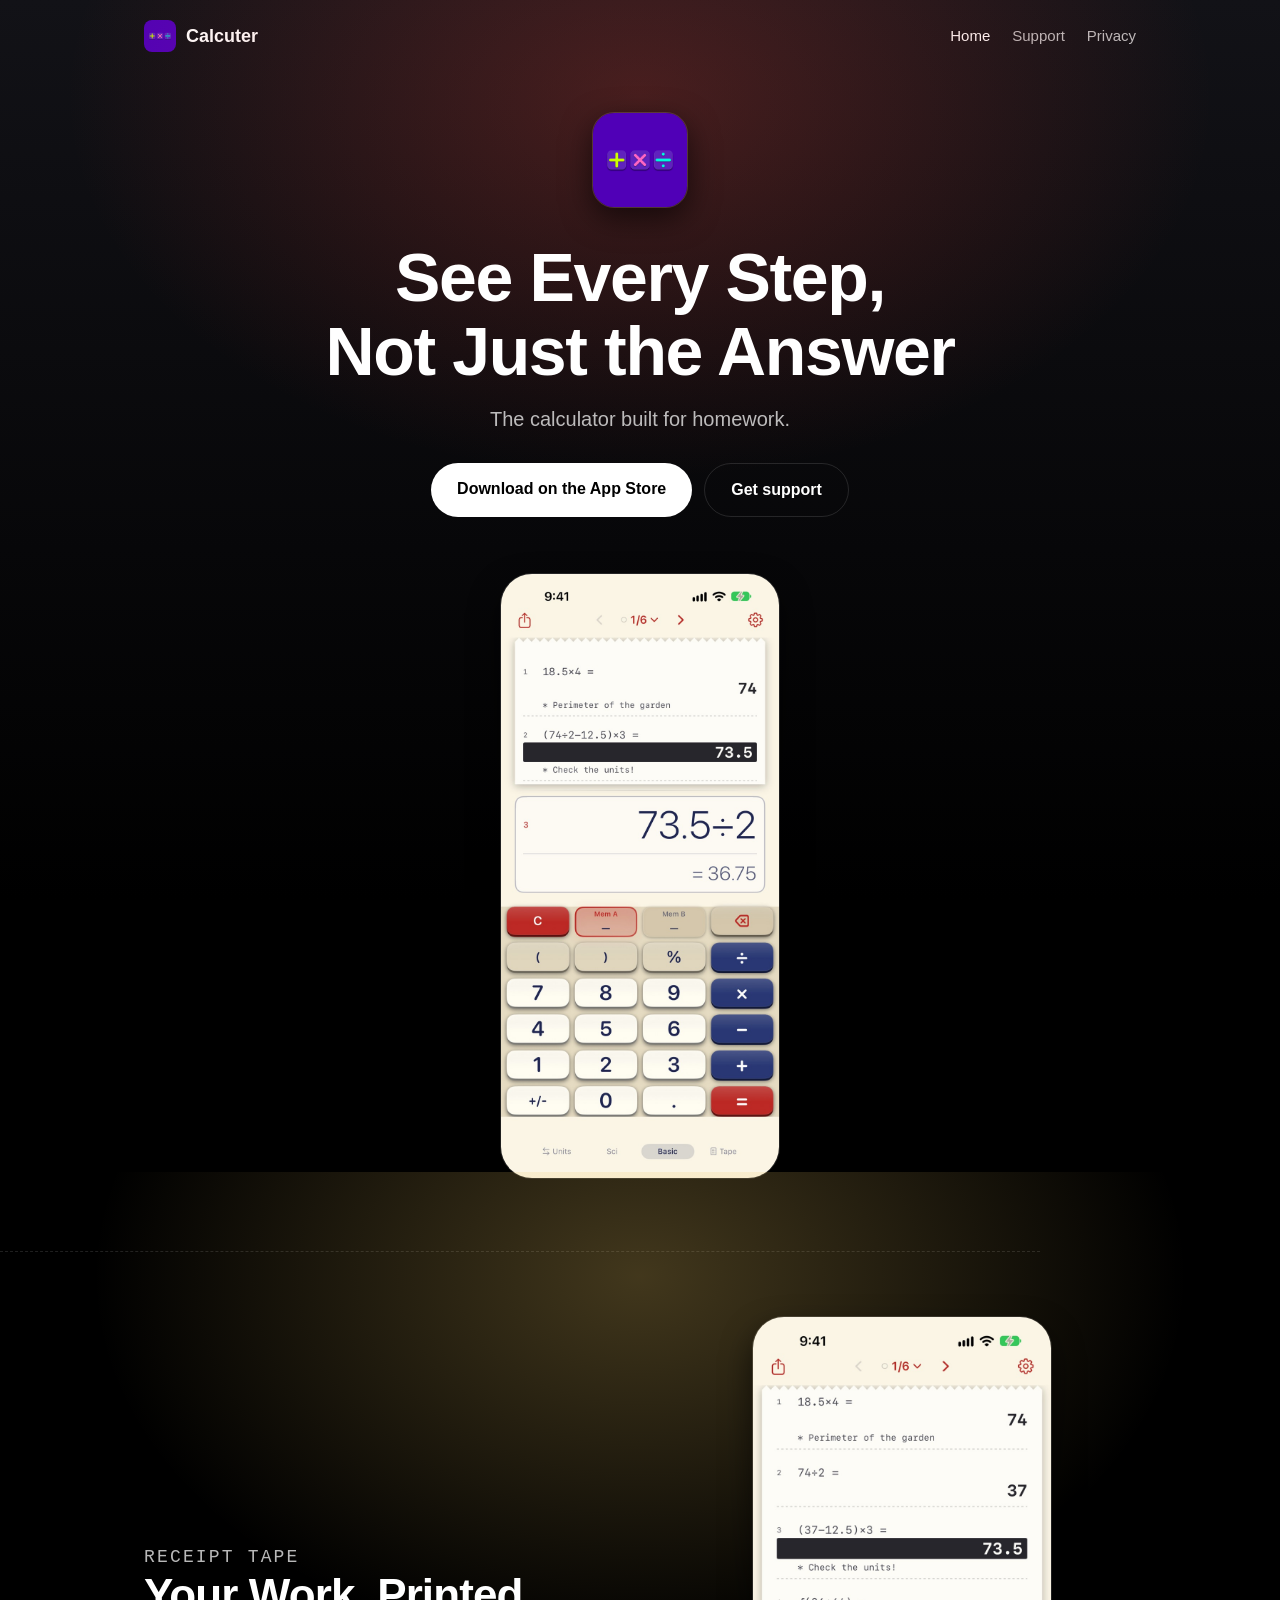
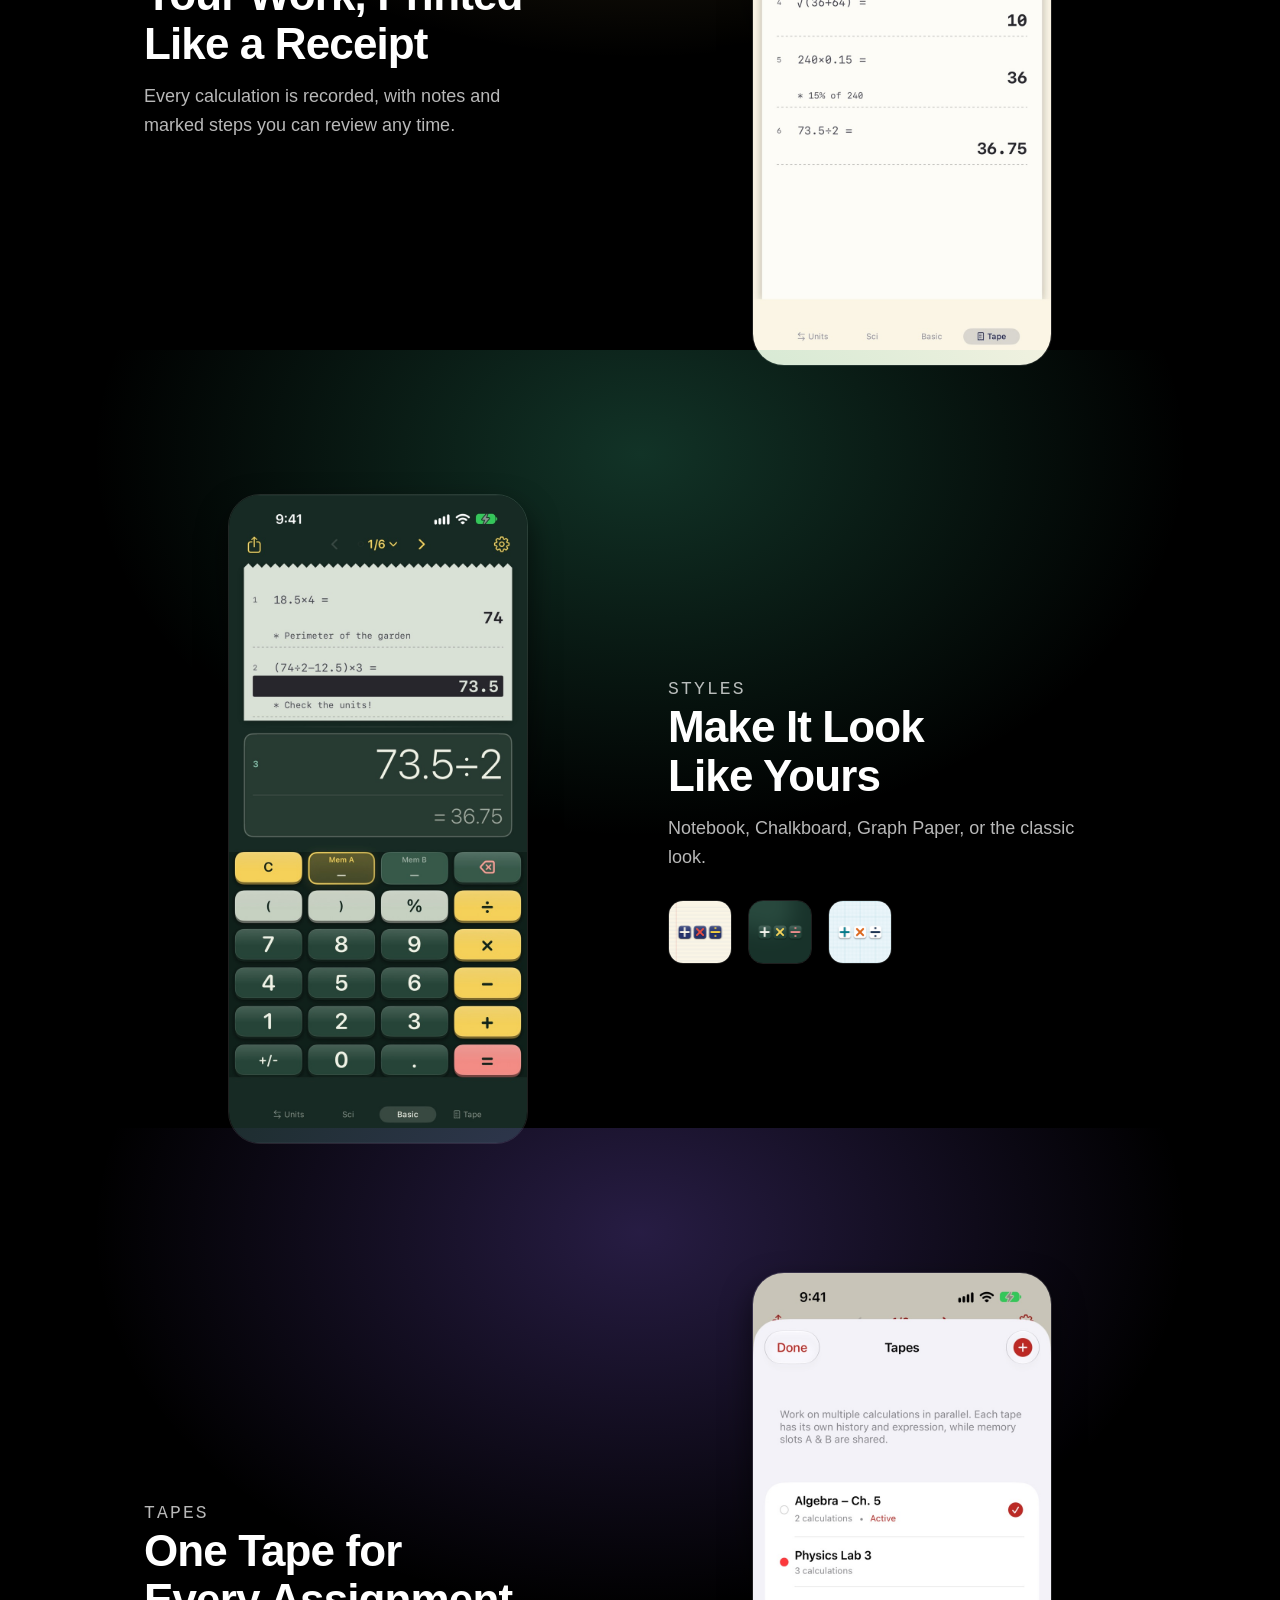
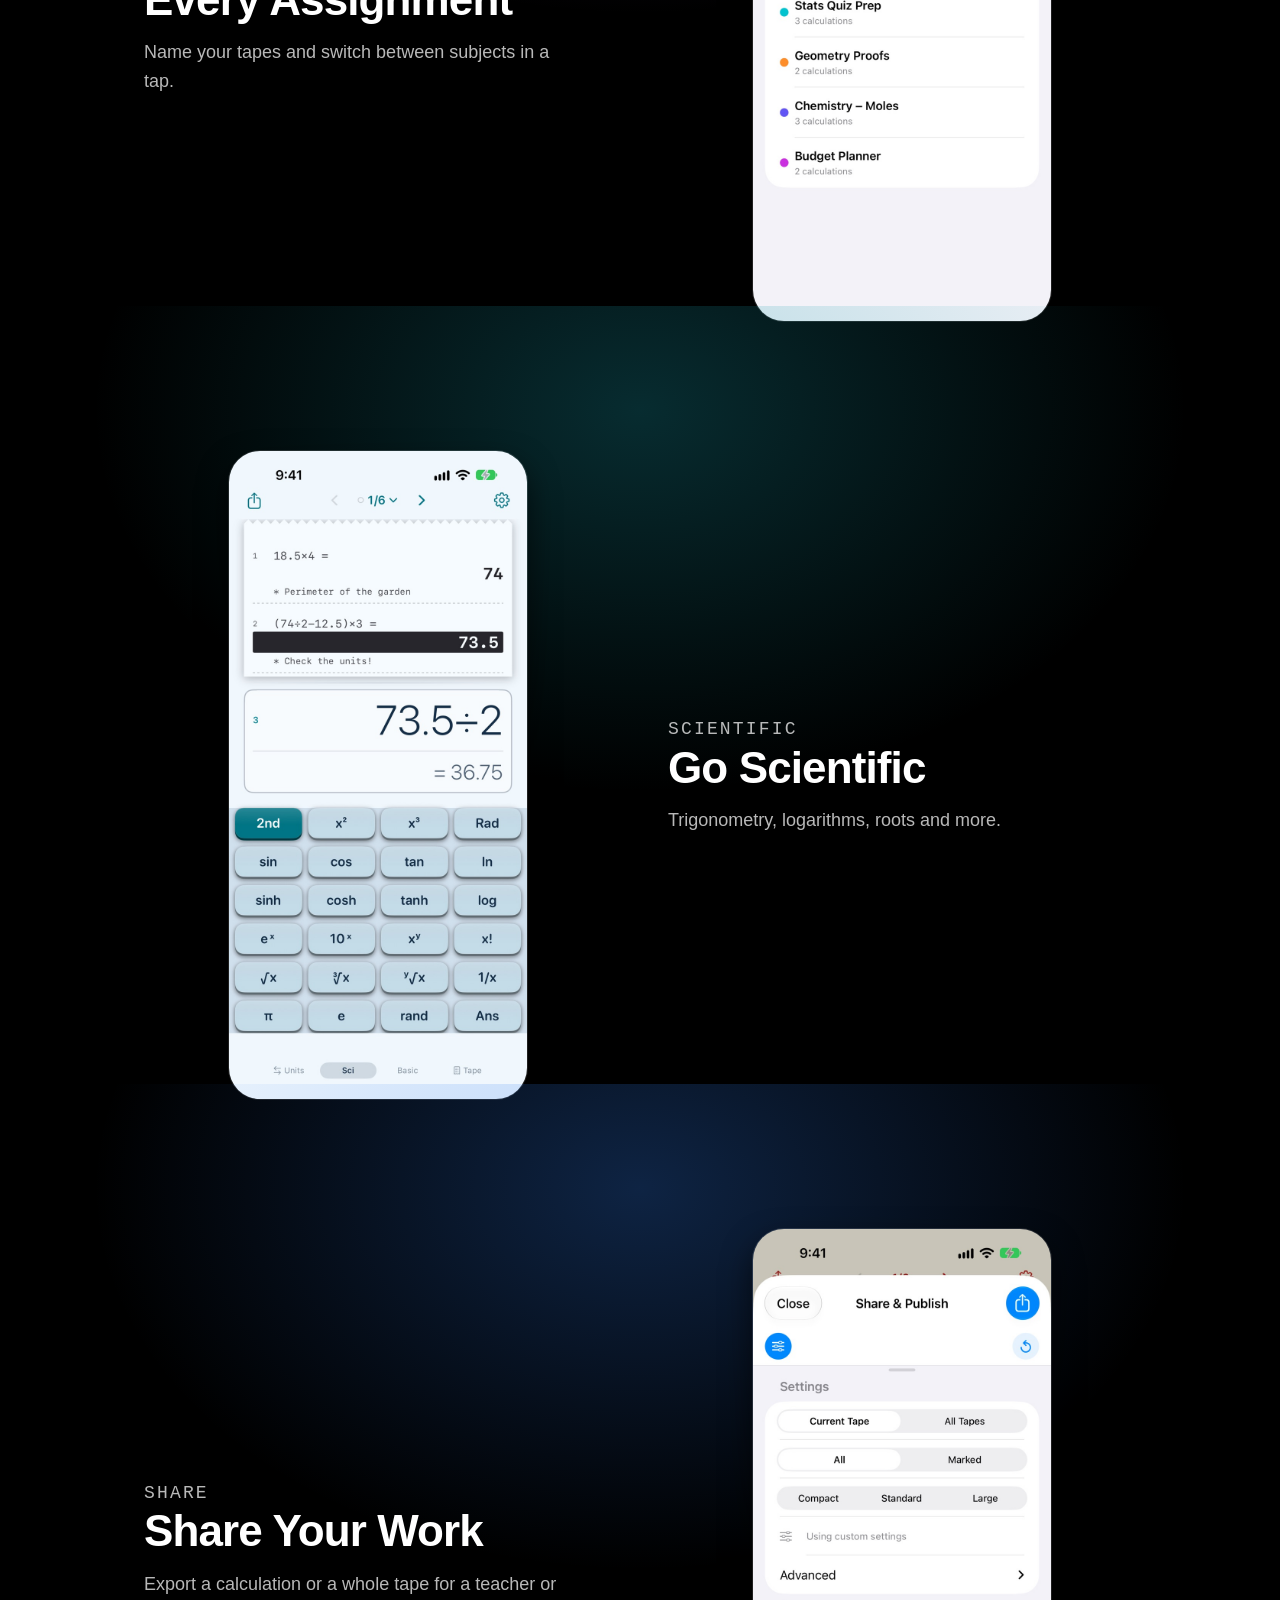
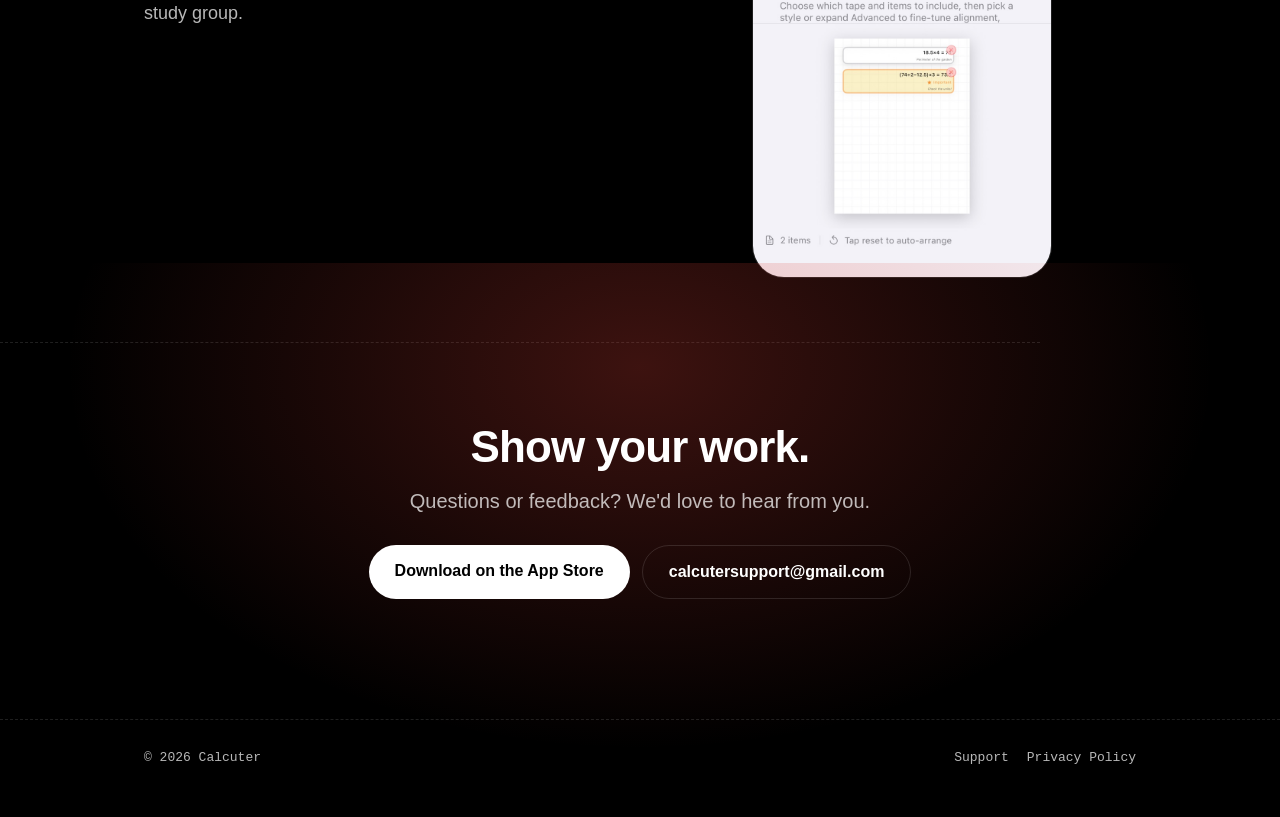
<file: index.html>
<!DOCTYPE html>
<html lang="en">
<head>
<meta charset="UTF-8">
<meta name="viewport" content="width=device-width, initial-scale=1.0">
<title>Calcuter — The calculator built for homework</title>
<meta name="description" content="See every step, not just the answer. Calcuter keeps your calculations on a tape you can review, mark, and share.">
<meta name="theme-color" content="#000000">
<meta property="og:title" content="Calcuter — The calculator built for homework">
<meta property="og:description" content="See every step, not just the answer.">
<meta property="og:type" content="website">
<meta property="og:image" content="https://zeifk.github.io/calcuter-site/assets/img/og-image.png">
<link rel="icon" type="image/png" href="assets/img/favicon.png">
<link rel="apple-touch-icon" href="assets/img/apple-touch-icon.png">
<link rel="stylesheet" href="assets/style.css">
</head>
<body>
  <header class="wrap">
    <nav class="nav" aria-label="Main">
      <a class="brand" href="index.html"><img src="assets/img/favicon.png" alt="" width="32" height="32">Calcuter</a>
      <ul>
        <li><a href="index.html" aria-current="page">Home</a></li>
        <li><a href="support.html">Support</a></li>
        <li><a href="privacy.html">Privacy</a></li>
      </ul>
    </nav>
  </header>

  <main>
    <section class="glow g-red hero wrap">
      <img class="app-icon" src="assets/img/icon.png" alt="Calcuter app icon" width="96" height="96">
      <h1 class="headline">See Every Step,<br>Not Just the Answer</h1>
      <p class="sub">The calculator built for homework.</p>
      <div class="cta">
        <a class="button" href="https://apps.apple.com/app/id6823138131">Download on the App Store</a>
        <a class="button secondary" href="support.html">Get support</a>
      </div>
      <img class="device" src="assets/img/01_hero.jpg" alt="Calcuter showing a multi-step calculation on its keypad" width="780" height="1696">
    </section>

    <hr class="rule wrap">

    <div class="wrap">
      <section class="glow g-amber feature">
        <div class="copy">
          <p class="kicker">Receipt tape</p>
          <h2 class="headline">Your Work, Printed<br>Like a Receipt</h2>
          <p>Every calculation is recorded, with notes and marked steps you can review any time.</p>
        </div>
        <img class="device" src="assets/img/02_tape.jpg" alt="A receipt-style tape of calculations with notes and marked steps" width="780" height="1696" loading="lazy">
      </section>

      <section class="glow g-green feature">
        <div class="copy">
          <p class="kicker">Styles</p>
          <h2 class="headline">Make It Look<br>Like Yours</h2>
          <p>Notebook, Chalkboard, Graph Paper, or the classic look.</p>
          <div class="styles-strip">
            <img src="assets/img/icon-notebook.png" alt="Notebook app icon" width="64" height="64" loading="lazy">
            <img src="assets/img/icon-chalkboard.png" alt="Chalkboard app icon" width="64" height="64" loading="lazy">
            <img src="assets/img/icon-graphpaper.png" alt="Graph Paper app icon" width="64" height="64" loading="lazy">
          </div>
        </div>
        <img class="device" src="assets/img/03_styles.jpg" alt="Calcuter in its Notebook style" width="780" height="1696" loading="lazy">
      </section>

      <section class="glow g-purple feature">
        <div class="copy">
          <p class="kicker">Tapes</p>
          <h2 class="headline">One Tape for<br>Every Assignment</h2>
          <p>Name your tapes and switch between subjects in a tap.</p>
        </div>
        <img class="device" src="assets/img/04_tapes.jpg" alt="A list of named tapes, one per assignment" width="780" height="1696" loading="lazy">
      </section>

      <section class="glow g-teal feature">
        <div class="copy">
          <p class="kicker">Scientific</p>
          <h2 class="headline">Go Scientific</h2>
          <p>Trigonometry, logarithms, roots and more.</p>
        </div>
        <img class="device" src="assets/img/05_scientific.jpg" alt="The scientific keypad with trigonometry and logarithm keys" width="780" height="1696" loading="lazy">
      </section>

      <section class="glow g-blue feature">
        <div class="copy">
          <p class="kicker">Share</p>
          <h2 class="headline">Share Your Work</h2>
          <p>Export a calculation or a whole tape for a teacher or study group.</p>
        </div>
        <img class="device" src="assets/img/06_share.jpg" alt="The share page laying out calculations for export" width="780" height="1696" loading="lazy">
      </section>
    </div>

    <hr class="rule wrap">

    <section class="glow g-red closing wrap">
      <h2 class="headline">Show your work.</h2>
      <p class="sub">Questions or feedback? We'd love to hear from you.</p>
      <div class="cta">
        <a class="button" href="https://apps.apple.com/app/id6823138131">Download on the App Store</a>
        <a class="button secondary" href="mailto:calcutersupport@gmail.com">calcutersupport@gmail.com</a>
      </div>
    </section>
  </main>

  <footer>
    <div class="wrap">
      <span>&copy; 2026 Calcuter</span>
      <span><a href="support.html">Support</a><a href="privacy.html">Privacy Policy</a></span>
    </div>
  </footer>
</body>
</html>
</file>
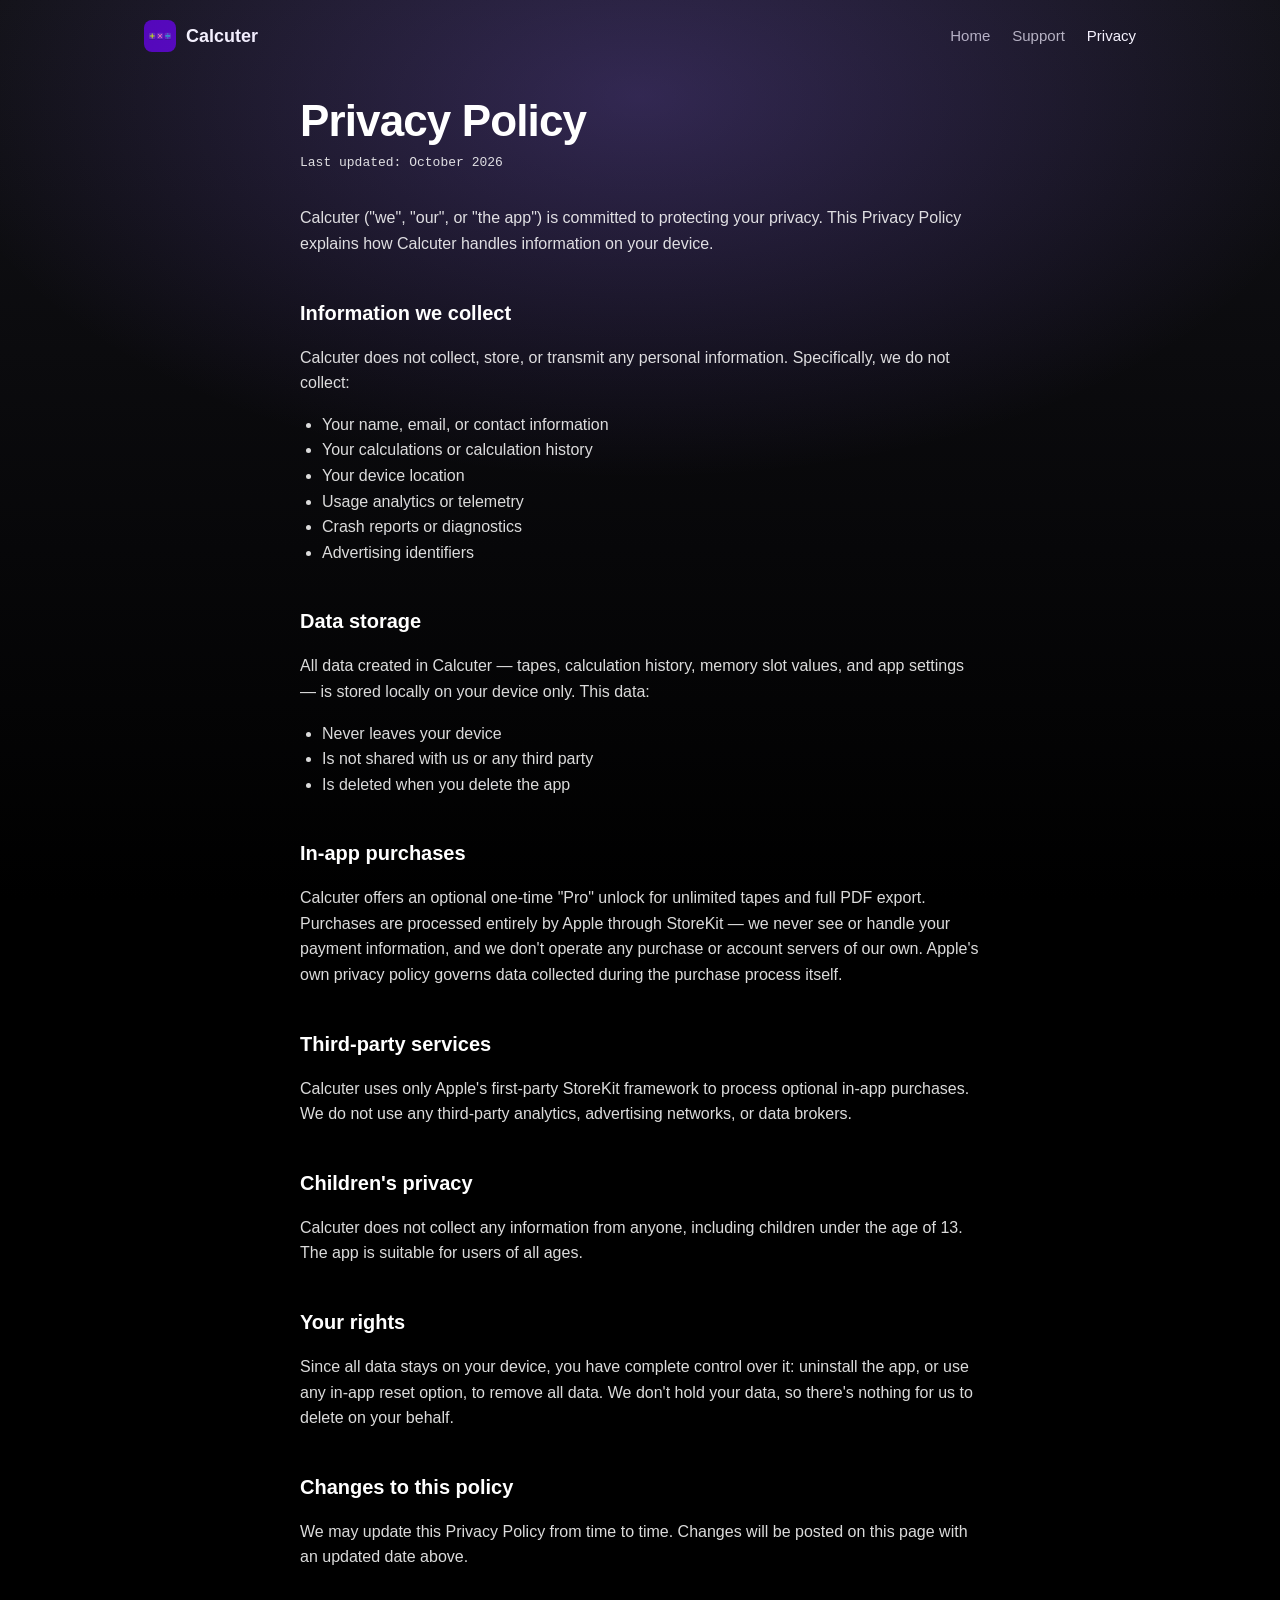
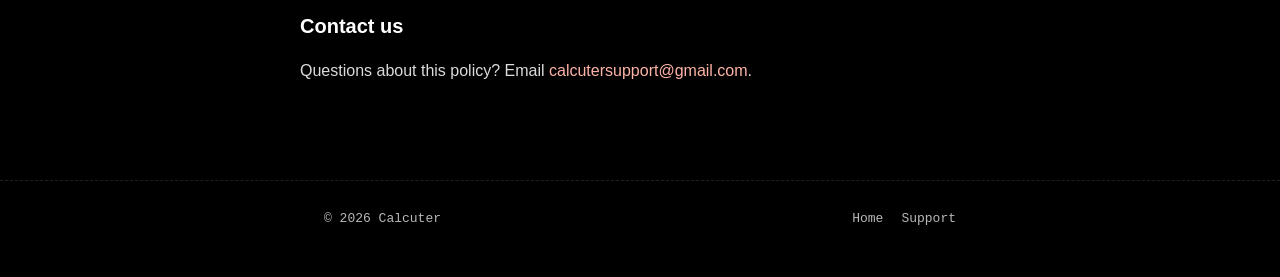
<file: privacy.html>
<!DOCTYPE html>
<html lang="en">
<head>
<meta charset="UTF-8">
<meta name="viewport" content="width=device-width, initial-scale=1.0">
<title>Calcuter Privacy Policy</title>
<meta name="theme-color" content="#000000">
<link rel="icon" type="image/png" href="assets/img/favicon.png">
<link rel="apple-touch-icon" href="assets/img/apple-touch-icon.png">
<link rel="stylesheet" href="assets/style.css">
</head>
<body>
  <header class="wrap">
    <nav class="nav" aria-label="Main">
      <a class="brand" href="index.html"><img src="assets/img/favicon.png" alt="" width="32" height="32">Calcuter</a>
      <ul>
        <li><a href="index.html">Home</a></li>
        <li><a href="support.html">Support</a></li>
        <li><a href="privacy.html" aria-current="page">Privacy</a></li>
      </ul>
    </nav>
  </header>

  <main class="glow g-purple">
    <div class="narrow page">
      <h1>Privacy Policy</h1>
      <p class="updated">Last updated: October 2026</p>

      <p>Calcuter ("we", "our", or "the app") is committed to protecting your privacy. This Privacy Policy explains how Calcuter handles information on your device.</p>

      <h2>Information we collect</h2>
      <p>Calcuter does not collect, store, or transmit any personal information. Specifically, we do not collect:</p>
      <ul>
        <li>Your name, email, or contact information</li>
        <li>Your calculations or calculation history</li>
        <li>Your device location</li>
        <li>Usage analytics or telemetry</li>
        <li>Crash reports or diagnostics</li>
        <li>Advertising identifiers</li>
      </ul>

      <h2>Data storage</h2>
      <p>All data created in Calcuter — tapes, calculation history, memory slot values, and app settings — is stored locally on your device only. This data:</p>
      <ul>
        <li>Never leaves your device</li>
        <li>Is not shared with us or any third party</li>
        <li>Is deleted when you delete the app</li>
      </ul>

      <h2>In-app purchases</h2>
      <p>Calcuter offers an optional one-time "Pro" unlock for unlimited tapes and full PDF export. Purchases are processed entirely by Apple through StoreKit — we never see or handle your payment information, and we don't operate any purchase or account servers of our own. Apple's own privacy policy governs data collected during the purchase process itself.</p>

      <h2>Third-party services</h2>
      <p>Calcuter uses only Apple's first-party StoreKit framework to process optional in-app purchases. We do not use any third-party analytics, advertising networks, or data brokers.</p>

      <h2>Children's privacy</h2>
      <p>Calcuter does not collect any information from anyone, including children under the age of 13. The app is suitable for users of all ages.</p>

      <h2>Your rights</h2>
      <p>Since all data stays on your device, you have complete control over it: uninstall the app, or use any in-app reset option, to remove all data. We don't hold your data, so there's nothing for us to delete on your behalf.</p>

      <h2>Changes to this policy</h2>
      <p>We may update this Privacy Policy from time to time. Changes will be posted on this page with an updated date above.</p>

      <h2>Contact us</h2>
      <p>Questions about this policy? Email <a href="mailto:calcutersupport@gmail.com">calcutersupport@gmail.com</a>.</p>

    </div>
  </main>

  <footer>
    <div class="narrow">
      <span>&copy; 2026 Calcuter</span>
      <span><a href="index.html">Home</a><a href="support.html">Support</a></span>
    </div>
  </footer>
</body>
</html>
</file>
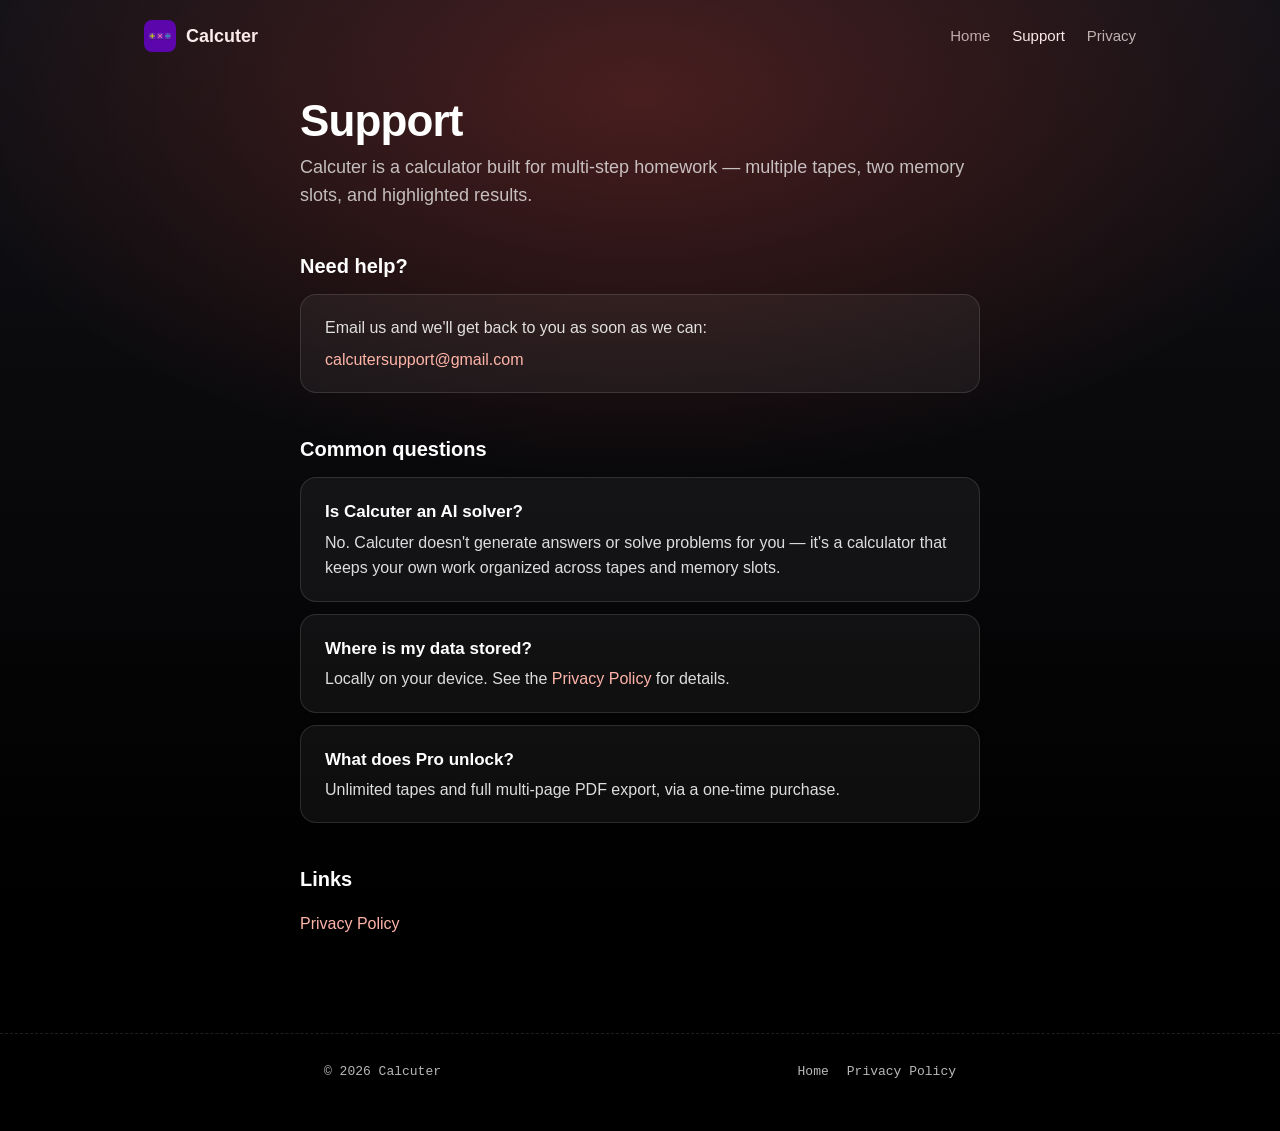
<file: support.html>
<!DOCTYPE html>
<html lang="en">
<head>
<meta charset="UTF-8">
<meta name="viewport" content="width=device-width, initial-scale=1.0">
<title>Calcuter Support</title>
<meta name="description" content="Get help with Calcuter, the calculator built for multi-step homework.">
<meta name="theme-color" content="#000000">
<meta property="og:title" content="Calcuter Support">
<meta property="og:image" content="https://zeifk.github.io/calcuter-site/assets/img/og-image.png">
<link rel="icon" type="image/png" href="assets/img/favicon.png">
<link rel="apple-touch-icon" href="assets/img/apple-touch-icon.png">
<link rel="stylesheet" href="assets/style.css">
</head>
<body>
  <header class="wrap">
    <nav class="nav" aria-label="Main">
      <a class="brand" href="index.html"><img src="assets/img/favicon.png" alt="" width="32" height="32">Calcuter</a>
      <ul>
        <li><a href="index.html">Home</a></li>
        <li><a href="support.html" aria-current="page">Support</a></li>
        <li><a href="privacy.html">Privacy</a></li>
      </ul>
    </nav>
  </header>

  <main class="glow g-red">
    <div class="narrow page">
      <h1>Support</h1>
      <p class="lead">Calcuter is a calculator built for multi-step homework — multiple tapes, two memory slots, and highlighted results.</p>

      <h2>Need help?</h2>
      <div class="card">
        <p>Email us and we'll get back to you as soon as we can:</p>
        <p><a href="mailto:calcutersupport@gmail.com">calcutersupport@gmail.com</a></p>
      </div>

      <h2>Common questions</h2>
      <div class="card">
        <p><strong>Is Calcuter an AI solver?</strong>
        No. Calcuter doesn't generate answers or solve problems for you — it's a calculator that keeps your own work organized across tapes and memory slots.</p>
      </div>
      <div class="card">
        <p><strong>Where is my data stored?</strong>
        Locally on your device. See the <a href="privacy.html">Privacy Policy</a> for details.</p>
      </div>
      <div class="card">
        <p><strong>What does Pro unlock?</strong>
        Unlimited tapes and full multi-page PDF export, via a one-time purchase.</p>
      </div>

      <h2>Links</h2>
      <p><a href="privacy.html">Privacy Policy</a></p>
    </div>
  </main>

  <footer>
    <div class="narrow">
      <span>&copy; 2026 Calcuter</span>
      <span><a href="index.html">Home</a><a href="privacy.html">Privacy Policy</a></span>
    </div>
  </footer>
</body>
</html>
</file>
<file: assets/style.css>
/* Calcuter site — mirrors the App Store slides: near-black gradient,
   bold headlines, soft per-section glows, framed device screenshots. */

:root {
  --bg-top: rgb(18, 18, 23);
  --bg-bottom: #000;
  --text: #fff;
  --muted: rgba(255, 255, 255, 0.72);
  --hairline: rgba(255, 255, 255, 0.12);
  --card: rgba(255, 255, 255, 0.05);
  --link: #ffb4a8;

  /* Glow colors, taken from marketing/compose.swift */
  --red: 219, 66, 56;
  --amber: 237, 199, 102;
  --green: 64, 184, 140;
  --purple: 140, 102, 242;
  --teal: 26, 158, 173;
  --blue: 51, 128, 242;

  --font: ui-rounded, "SF Pro Rounded", -apple-system, BlinkMacSystemFont, "Segoe UI", Roboto, Helvetica, Arial, sans-serif;
  --mono: ui-monospace, "SF Mono", Menlo, Consolas, monospace;
}

* { box-sizing: border-box; }

html { background: var(--bg-bottom); overflow-x: clip; }

body {
  margin: 0;
  min-height: 100vh;
  font-family: var(--font);
  color: var(--text);
  line-height: 1.6;
  background: linear-gradient(to bottom, var(--bg-top), var(--bg-bottom) 900px);
  background-repeat: no-repeat;
  -webkit-font-smoothing: antialiased;
  overflow-x: clip; /* the glows extend past the viewport edges */
}

a { color: var(--link); text-decoration: none; }
a:hover { text-decoration: underline; }
a:focus-visible, .button:focus-visible {
  outline: 2px solid #fff;
  outline-offset: 3px;
  border-radius: 6px;
}

.wrap { max-width: 1040px; margin: 0 auto; padding: 0 24px; }
.narrow { max-width: 680px; margin: 0 auto; padding: 0 24px; }

/* ---------- Nav ---------- */
.nav {
  display: flex;
  align-items: center;
  justify-content: space-between;
  padding: 20px 0;
}
.brand {
  display: flex;
  align-items: center;
  gap: 10px;
  color: var(--text);
  font-weight: 700;
  font-size: 18px;
}
.brand:hover { text-decoration: none; }
.brand img { width: 32px; height: 32px; border-radius: 8px; }
.nav ul { display: flex; gap: 22px; list-style: none; margin: 0; padding: 0; }
.nav ul a { color: var(--muted); font-size: 15px; }
.nav ul a:hover, .nav ul a[aria-current="page"] { color: var(--text); text-decoration: none; }

/* ---------- Glow sections ---------- */
.glow {
  position: relative;
  isolation: isolate;
}
.glow::before {
  content: "";
  position: absolute;
  z-index: -1;
  inset: -80px -10% auto -10%;
  height: 520px;
  background: radial-gradient(ellipse at 50% 20%, rgba(var(--g), 0.28), transparent 65%);
  pointer-events: none;
}
.g-red { --g: var(--red); }
.g-amber { --g: var(--amber); }
.g-green { --g: var(--green); }
.g-purple { --g: var(--purple); }
.g-teal { --g: var(--teal); }
.g-blue { --g: var(--blue); }

/* ---------- Hero ---------- */
.hero {
  text-align: center;
  padding: 40px 0 72px;
}
.hero .app-icon {
  width: 96px;
  height: 96px;
  border-radius: 22px;
  box-shadow: 0 10px 30px rgba(0, 0, 0, 0.6);
  border: 1px solid var(--hairline);
}
h1.headline, h2.headline {
  font-weight: 800;
  letter-spacing: -0.02em;
  line-height: 1.1;
  margin: 24px 0 14px;
}
h1.headline { font-size: clamp(38px, 7vw, 68px); }
h2.headline { font-size: clamp(30px, 4.6vw, 44px); margin-top: 0; }
.sub {
  color: var(--muted);
  font-size: clamp(17px, 2.2vw, 20px);
  max-width: 560px;
  margin: 0 auto 28px;
}
.cta { display: flex; gap: 12px; justify-content: center; flex-wrap: wrap; }
.button {
  display: inline-block;
  padding: 13px 26px;
  border-radius: 999px;
  font-weight: 700;
  font-size: 16px;
  color: #000;
  background: #fff;
}
.button:hover { text-decoration: none; background: rgba(255, 255, 255, 0.88); }
.button.secondary {
  color: var(--text);
  background: transparent;
  border: 1px solid var(--hairline);
}
.button.secondary:hover { background: var(--card); }

/* ---------- Device frame ---------- */
.device {
  display: block;
  width: 100%;
  max-width: 300px;
  height: auto;
  margin: 0 auto;
  border-radius: 32px;
  border: 1px solid var(--hairline);
  box-shadow: 0 14px 30px rgba(0, 0, 0, 0.6);
}
.hero .device { max-width: 280px; margin-top: 56px; }

/* ---------- Feature rows ---------- */
.feature {
  display: grid;
  grid-template-columns: 1fr 1fr;
  align-items: center;
  gap: 56px;
  padding: 64px 0;
}
.feature:nth-of-type(even) .copy { order: 2; }
.feature .copy p { color: var(--muted); font-size: 18px; margin: 0; max-width: 420px; }
.kicker {
  font-family: var(--mono);
  font-size: 12px;
  letter-spacing: 0.12em;
  text-transform: uppercase;
  color: color-mix(in srgb, rgb(var(--g)) 60%, white); /* lightened so the small label passes AA */
  margin: 0 0 12px;
}

/* Receipt-style dashed rule, echoing the receipt tape */
.rule { border: 0; border-top: 1px dashed var(--hairline); margin: 0; }

.styles-strip {
  display: flex;
  gap: 16px;
  margin-top: 28px;
}
.styles-strip img {
  width: 64px;
  height: 64px;
  border-radius: 15px;
  border: 1px solid var(--hairline);
}

/* ---------- Closing CTA ---------- */
.closing { text-align: center; padding: 80px 0; }

/* ---------- Text pages ---------- */
.page { padding: 24px 0 40px; }
.page h1 { font-size: clamp(32px, 6vw, 44px); font-weight: 800; letter-spacing: -0.02em; margin: 0 0 6px; line-height: 1.15; }
.page .lead { color: var(--muted); font-size: 18px; margin: 0 0 32px; }
.page h2 { font-size: 20px; margin: 40px 0 8px; }
.page p, .page li { color: rgba(255, 255, 255, 0.86); }
.page ul { padding-left: 22px; }
.updated { font-family: var(--mono); font-size: 13px; color: var(--muted); margin: 0 0 32px; }
.card {
  background: var(--card);
  border: 1px solid var(--hairline);
  border-radius: 16px;
  padding: 20px 24px;
  margin-top: 12px;
}
.card p { margin: 0 0 6px; }
.card p:last-child { margin: 0; }
.card strong { display: block; color: var(--text); font-size: 17px; margin-bottom: 4px; }

/* ---------- Footer ---------- */
footer {
  margin-top: 40px;
  padding: 28px 0 48px;
  border-top: 1px dashed var(--hairline);
  font-family: var(--mono);
  font-size: 13px;
  color: var(--muted);
}
footer .wrap, footer .narrow { display: flex; justify-content: space-between; flex-wrap: wrap; gap: 12px; }
footer a { color: var(--muted); margin-left: 18px; }
footer a:first-child { margin-left: 0; }
footer a:hover { color: var(--text); }

/* ---------- Small screens ---------- */
@media (max-width: 760px) {
  .feature { grid-template-columns: 1fr; gap: 32px; padding: 44px 0; text-align: center; }
  .feature:nth-of-type(even) .copy { order: 0; }
  .feature .copy p { margin: 0 auto; }
  .styles-strip { justify-content: center; }
  .nav ul { gap: 16px; }
}

@media (prefers-reduced-motion: no-preference) {
  .button { transition: background 0.15s; }
}
</file>
